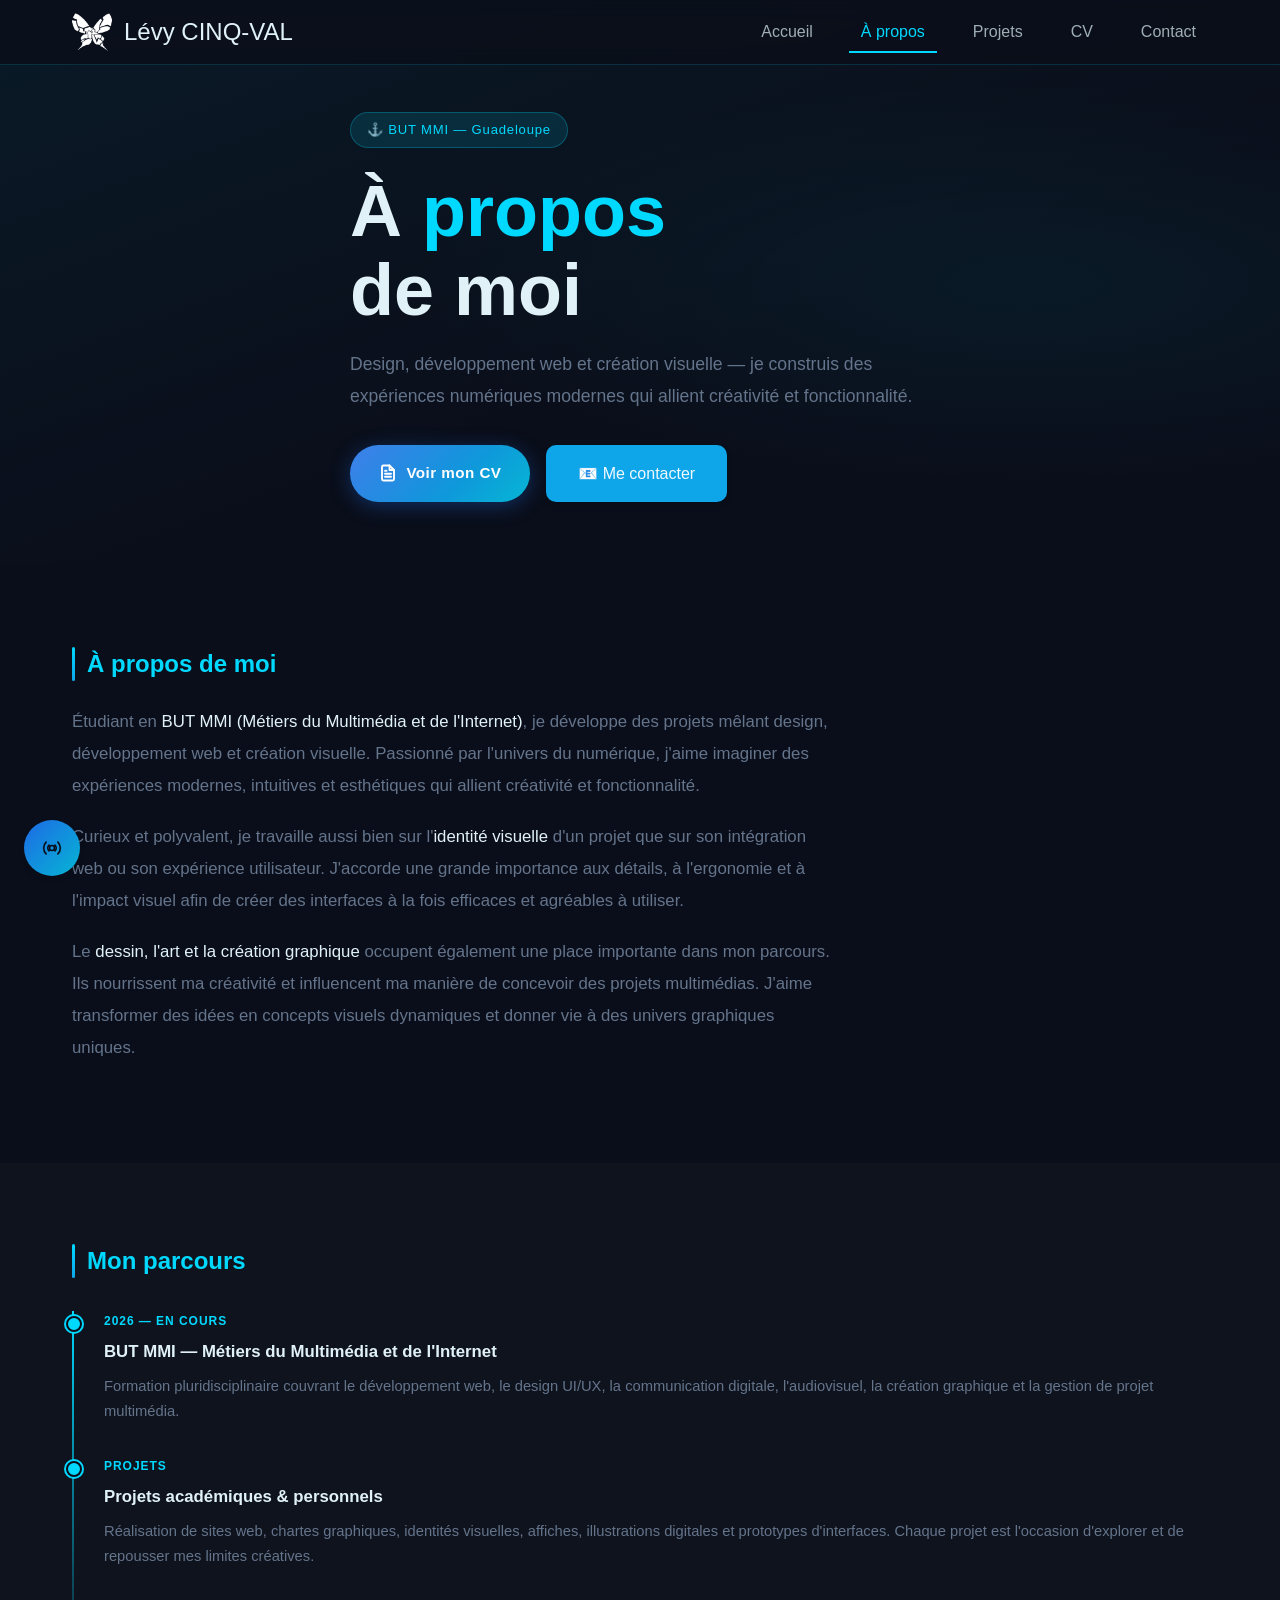
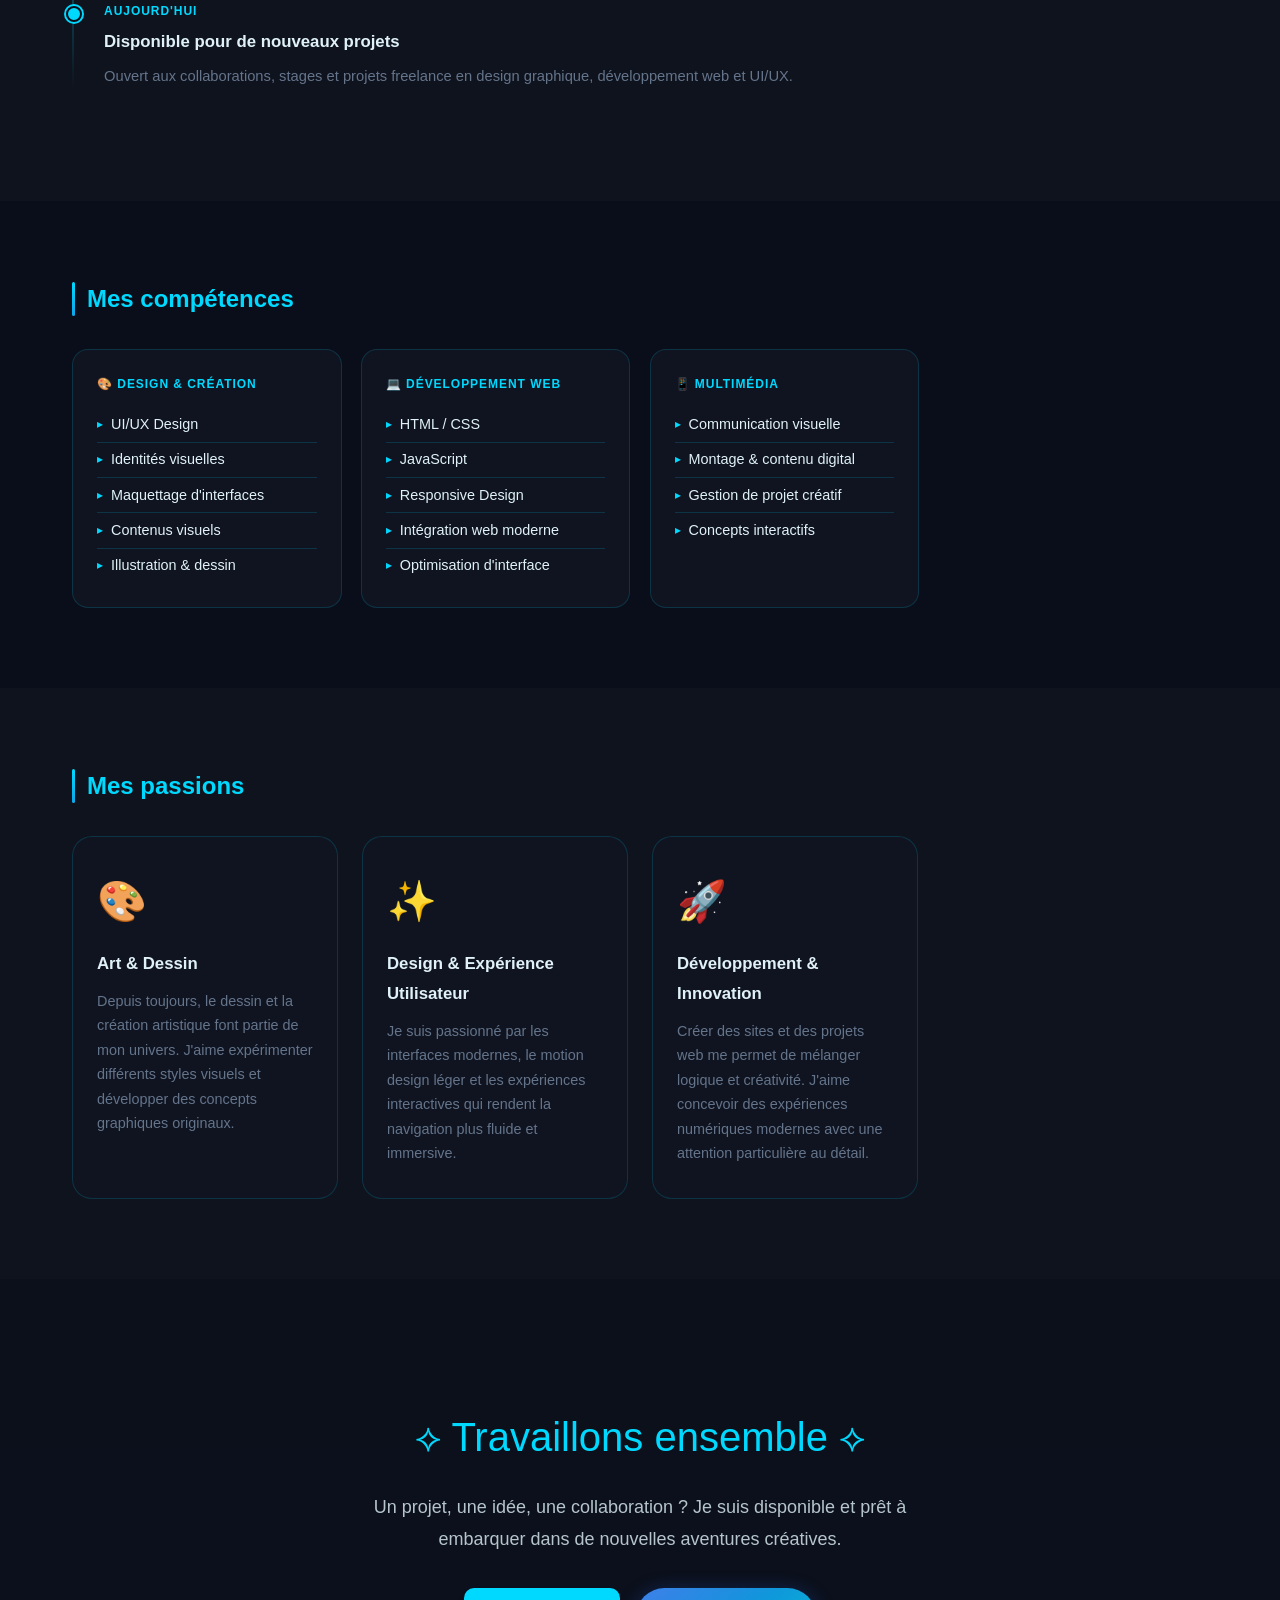
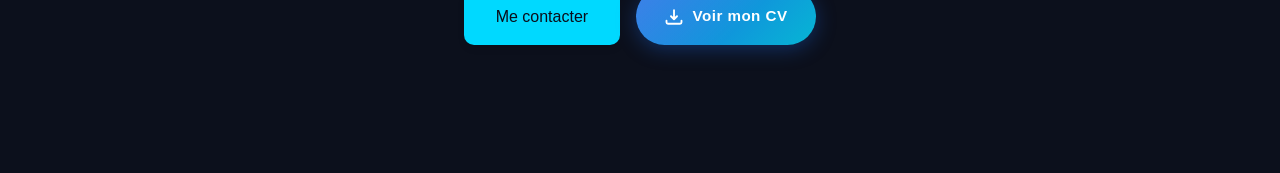
<file: about.html>
<!DOCTYPE html>
<html lang="fr">
<head>
  <meta charset="UTF-8">
  <meta name="viewport" content="width=device-width, initial-scale=1.0">
  <title>À propos — LEVY CINQ-VAL</title>
  <meta name="description" content="À propos de Lévy CINQ-VAL — Étudiant BUT MMI, design graphique, développement web, UI/UX.">
  <link rel="stylesheet" href="style.css">
</head>
<body>

  <!-- Header -->
  <header id="header" class="header slide-down">
    <div class="container">
      <div class="header-content">
        <a href="index.html" class="logo-link">
          <img src="images/Logo.png" alt="Logo" class="logo">
          <span class="logo-text">Lévy CINQ-VAL</span>
        </a>
        <button class="nav-toggle" aria-label="Menu" aria-expanded="false">
          <span></span><span></span><span></span>
        </button>
        <nav class="nav">
          <a href="index.html"   class="nav-link">Accueil</a>
          <a href="about.html"   class="nav-link active">À propos</a>
          <a href="project.html" class="nav-link">Projets</a>
          <a href="resume.html"  class="nav-link">CV</a>
          <a href="contact.html" class="nav-link">Contact</a>
        </nav>
      </div>
    </div>
  </header>

  <!-- Hero -->
  <section class="about-hero">
    <div class="container">
      <div class="about-hero-content">
        <div class="about-hero-label fade-in">⚓ BUT MMI — Guadeloupe</div>
        <h1 class="fade-in-delay-1">À <span>propos</span><br>de moi</h1>
        <p class="fade-in-delay-2">
          Design, développement web et création visuelle — je construis des expériences numériques
          modernes qui allient créativité et fonctionnalité.
        </p>
        <!-- CTA CV -->
        <div class="fade-in-delay-3" style="margin-top:2rem; display:flex; gap:1rem; flex-wrap:wrap;">
          <a href="resume.html" class="btn-cv-cta">
            <svg viewBox="0 0 24 24" fill="none" stroke="currentColor" stroke-width="2.5" stroke-linecap="round" stroke-linejoin="round">
              <path d="M14 2H6a2 2 0 00-2 2v16a2 2 0 002 2h12a2 2 0 002-2V8z"/>
              <polyline points="14 2 14 8 20 8"/>
              <line x1="16" y1="13" x2="8" y2="13"/>
              <line x1="16" y1="17" x2="8" y2="17"/>
              <polyline points="10 9 9 9 8 9"/>
            </svg>
            Voir mon CV
          </a>
          <a href="contact.html" class="btn btn-secondary" style="display:inline-flex;align-items:center;gap:0.5rem;">
            📧 Me contacter
          </a>
        </div>
      </div>
    </div>
  </section>

  <!-- À propos de moi -->
  <section class="about-section">
    <div class="container">
      <h2 class="about-section-title reveal">À propos de moi</h2>
      <div class="about-text-block reveal" style="margin-top:1.5rem;">
        <p>
          Étudiant en <span class="hl">BUT MMI (Métiers du Multimédia et de l'Internet)</span>, je développe
          des projets mêlant design, développement web et création visuelle. Passionné par l'univers du numérique,
          j'aime imaginer des expériences modernes, intuitives et esthétiques qui allient créativité et fonctionnalité.
        </p>
        <p>
          Curieux et polyvalent, je travaille aussi bien sur l'<span class="hl">identité visuelle</span> d'un projet
          que sur son intégration web ou son expérience utilisateur. J'accorde une grande importance aux détails,
          à l'ergonomie et à l'impact visuel afin de créer des interfaces à la fois efficaces et agréables à utiliser.
        </p>
        <p>
          Le <span class="hl">dessin, l'art et la création graphique</span> occupent également une place importante
          dans mon parcours. Ils nourrissent ma créativité et influencent ma manière de concevoir des projets multimédias.
          J'aime transformer des idées en concepts visuels dynamiques et donner vie à des univers graphiques uniques.
        </p>
      </div>
    </div>
  </section>

  <!-- Mon parcours -->
  <section class="about-section-alt">
    <div class="container">
      <h2 class="about-section-title reveal">Mon parcours</h2>
      <div class="timeline reveal">
        <div class="timeline-item">
          <p class="timeline-year">2026 — En cours</p>
          <p class="timeline-title">BUT MMI — Métiers du Multimédia et de l'Internet</p>
          <p class="timeline-desc">
            Formation pluridisciplinaire couvrant le développement web, le design UI/UX, la communication digitale,
            l'audiovisuel, la création graphique et la gestion de projet multimédia.
          </p>
        </div>
        <div class="timeline-item">
          <p class="timeline-year">Projets</p>
          <p class="timeline-title">Projets académiques & personnels</p>
          <p class="timeline-desc">
            Réalisation de sites web, chartes graphiques, identités visuelles, affiches, illustrations digitales
            et prototypes d'interfaces. Chaque projet est l'occasion d'explorer et de repousser mes limites créatives.
          </p>
        </div>
        <div class="timeline-item">
          <p class="timeline-year">Aujourd'hui</p>
          <p class="timeline-title">Disponible pour de nouveaux projets</p>
          <p class="timeline-desc">
            Ouvert aux collaborations, stages et projets freelance en design graphique, développement web et UI/UX.
          </p>
        </div>
      </div>
    </div>
  </section>

  <!-- Mes compétences -->
  <section class="about-section">
    <div class="container">
      <h2 class="about-section-title reveal">Mes compétences</h2>
      <div class="skills-about-grid">

        <div class="skill-about-card reveal">
          <p class="skill-about-cat">🎨 Design & Création</p>
          <ul class="skill-about-list">
            <li>UI/UX Design</li>
            <li>Identités visuelles</li>
            <li>Maquettage d'interfaces</li>
            <li>Contenus visuels</li>
            <li>Illustration & dessin</li>
          </ul>
        </div>

        <div class="skill-about-card reveal">
          <p class="skill-about-cat">💻 Développement Web</p>
          <ul class="skill-about-list">
            <li>HTML / CSS</li>
            <li>JavaScript</li>
            <li>Responsive Design</li>
            <li>Intégration web moderne</li>
            <li>Optimisation d'interface</li>
          </ul>
        </div>

        <div class="skill-about-card reveal">
          <p class="skill-about-cat">📱 Multimédia</p>
          <ul class="skill-about-list">
            <li>Communication visuelle</li>
            <li>Montage & contenu digital</li>
            <li>Gestion de projet créatif</li>
            <li>Concepts interactifs</li>
          </ul>
        </div>

      </div>
    </div>
  </section>

  <!-- Mes passions -->
  <section class="about-section-alt">
    <div class="container">
      <h2 class="about-section-title reveal">Mes passions</h2>
      <div class="passions-grid">

        <div class="passion-card reveal">
          <div class="passion-icon">🎨</div>
          <p class="passion-title">Art & Dessin</p>
          <p class="passion-text">
            Depuis toujours, le dessin et la création artistique font partie de mon univers.
            J'aime expérimenter différents styles visuels et développer des concepts graphiques originaux.
          </p>
        </div>

        <div class="passion-card reveal">
          <div class="passion-icon">✨</div>
          <p class="passion-title">Design & Expérience Utilisateur</p>
          <p class="passion-text">
            Je suis passionné par les interfaces modernes, le motion design léger et les expériences
            interactives qui rendent la navigation plus fluide et immersive.
          </p>
        </div>

        <div class="passion-card reveal">
          <div class="passion-icon">🚀</div>
          <p class="passion-title">Développement & Innovation</p>
          <p class="passion-text">
            Créer des sites et des projets web me permet de mélanger logique et créativité.
            J'aime concevoir des expériences numériques modernes avec une attention particulière au détail.
          </p>
        </div>

      </div>
    </div>
  </section>

  <!-- CTA final -->
  <section class="section section-alt">
    <div class="container">
      <div class="cta-content scale-in" style="text-align:center;max-width:600px;margin:0 auto;padding:3rem 1rem;">
        <h2 class="cta-title">⟡ Travaillons ensemble ⟡</h2>
        <p class="cta-text" style="margin-bottom:2rem;">
          Un projet, une idée, une collaboration ? Je suis disponible et prêt à embarquer dans de nouvelles aventures créatives.
        </p>
        <div style="display:flex;gap:1rem;justify-content:center;flex-wrap:wrap;">
          <a href="contact.html" class="btn btn-primary">Me contacter</a>
          <a href="resume.html"  class="btn-cv-cta">
            <svg viewBox="0 0 24 24" fill="none" stroke="currentColor" stroke-width="2.5" stroke-linecap="round" stroke-linejoin="round">
              <path d="M12 15V3M12 15l-4-4M12 15l4-4"/><path d="M2 17v2a2 2 0 002 2h16a2 2 0 002-2v-2"/>
            </svg>
            Voir mon CV
          </a>
        </div>
      </div>
    </div>
  </section>

  <!-- Widget Accessibilité -->
  <div id="accessibility-widget" class="accessibility-widget">
    <button id="accessibility-toggle" class="accessibility-toggle" aria-label="Accessibilité" title="Options d'accessibilité">
      <svg viewBox="0 0 24 24" fill="none" stroke="currentColor" stroke-width="2" stroke-linecap="round" stroke-linejoin="round">
        <circle cx="12" cy="12" r="3"/><path d="M19.07 4.93a10 10 0 010 14.14M4.93 4.93a10 10 0 000 14.14"/>
        <path d="M15.54 8.46a5 5 0 010 7.07M8.46 8.46a5 5 0 000 7.07"/>
      </svg>
    </button>
    <div id="accessibility-panel" class="accessibility-panel hidden">
      <h3 class="panel-title">Accessibilité</h3>
      <button class="accessibility-option" onclick="toggleTheme()">
        <span>🌓 Thème</span><span id="theme-label">Sombre</span>
      </button>
      <button class="accessibility-option" onclick="cycleFontSize()">
        <span>🔤 Taille du texte</span><span id="font-size-label">Normal</span>
      </button>
      <button class="accessibility-option" onclick="toggleContrast()">
        <span>⚡ Contraste élevé</span><span id="contrast-label">Désactivé</span>
      </button>
      <button class="accessibility-option" onclick="toggleLanguage()">
        <span>🌍 Langue</span><span id="language-label">Français</span>
      </button>
    </div>
  </div>

  <!-- Bouton scroll to top -->
  <button id="scroll-top-btn" aria-label="Retour en haut">↑</button>

  <script src="script.js"></script>
</body>
</html>
</file>
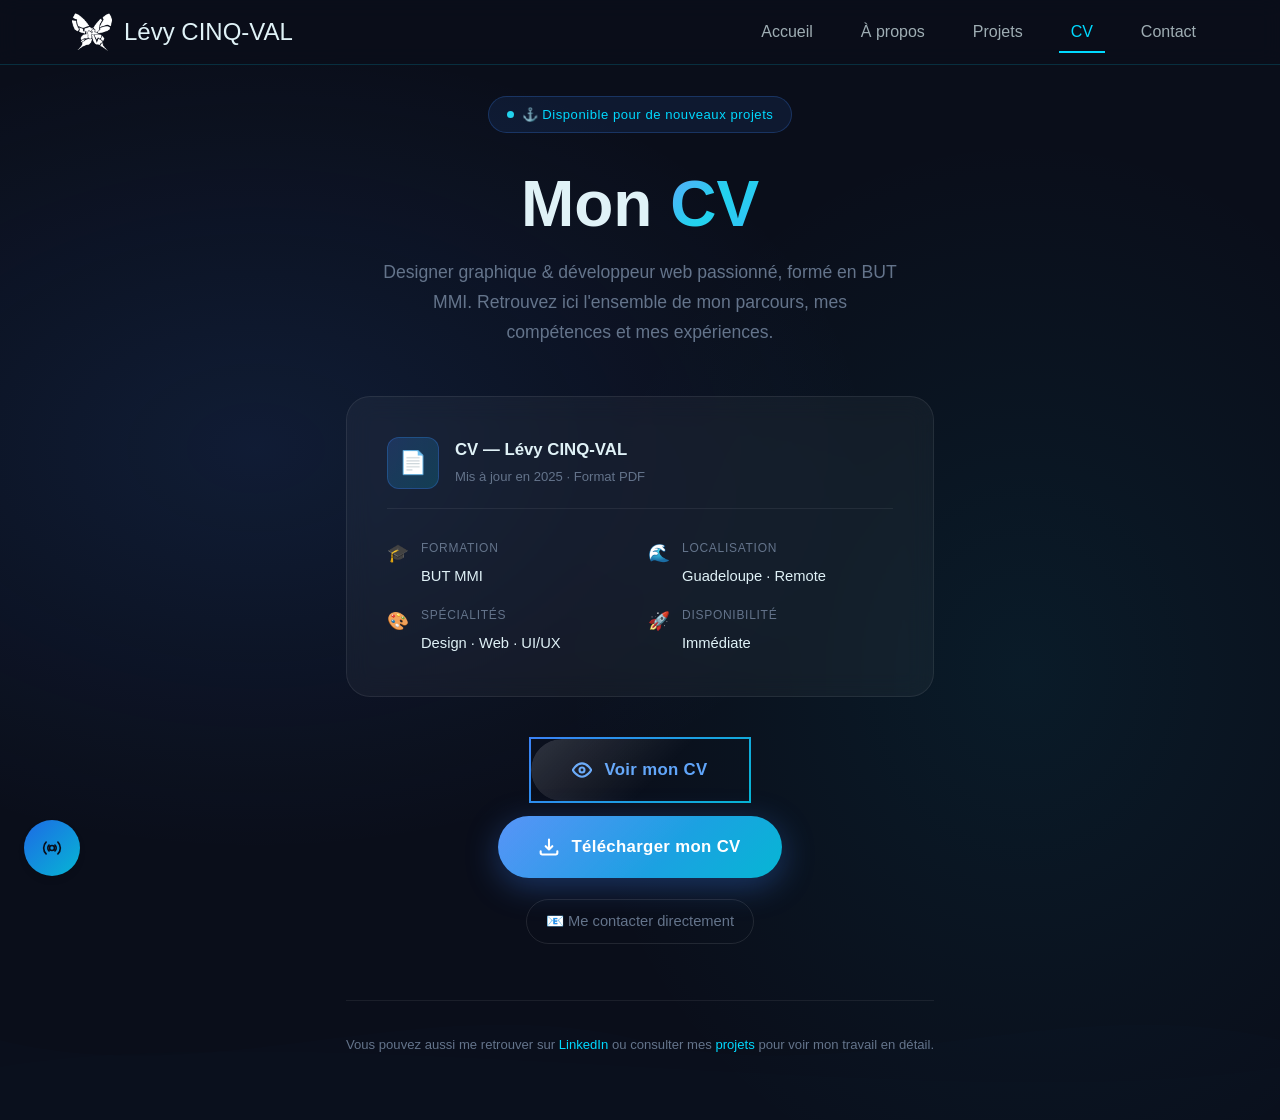
<file: resume.html>
<!DOCTYPE html>
<html lang="fr">
<head>
  <meta charset="UTF-8">
  <meta name="viewport" content="width=device-width, initial-scale=1.0">
  <title>CV — Lévy CINQ-VAL</title>
  <meta name="description" content="Téléchargez le CV de Lévy CINQ-VAL — Design graphique, Développement web, BUT MMI.">
  <link rel="stylesheet" href="style.css">
  <style>
    /* ── Page CV ── */
    .resume-hero {
      min-height: 100vh;
      display: flex;
      align-items: center;
      justify-content: center;
      position: relative;
      overflow: hidden;
      padding: 6rem 1.5rem 4rem;
    }

    /* Fond animé cohérent avec le reste du portfolio */
    .resume-hero::before {
      content: '';
      position: absolute;
      inset: 0;
      background:
        radial-gradient(ellipse 80% 60% at 20% 40%, rgba(59,130,246,0.12) 0%, transparent 60%),
        radial-gradient(ellipse 60% 80% at 80% 60%, rgba(6,182,212,0.08) 0%, transparent 60%);
      pointer-events: none;
    }

    /* Vagues décoratives en arrière-plan */
    .resume-waves {
      position: absolute;
      bottom: 0;
      left: 0;
      right: 0;
      opacity: 0.15;
      pointer-events: none;
    }

    .resume-container {
      position: relative;
      z-index: 1;
      max-width: 780px;
      margin: 0 auto;
      text-align: center;
    }

    /* Badge disponibilité */
    .resume-badge {
      display: inline-flex;
      align-items: center;
      gap: 0.5rem;
      background: rgba(59, 130, 246, 0.1);
      border: 1px solid rgba(59, 130, 246, 0.25);
      border-radius: 2rem;
      padding: 0.45rem 1.1rem;
      font-size: 0.82rem;
      color: var(--primary, #60a5fa);
      letter-spacing: 0.04em;
      margin-bottom: 2.2rem;
      animation: fadeInDown 0.6s ease both;
    }

    .resume-badge .dot {
      width: 7px;
      height: 7px;
      border-radius: 50%;
      background: #22d3ee;
      animation: pulse-dot 2s ease-in-out infinite;
    }

    @keyframes pulse-dot {
      0%, 100% { opacity: 1; transform: scale(1); }
      50%       { opacity: 0.5; transform: scale(1.3); }
    }

    /* Titre principal */
    .resume-title {
      font-size: clamp(2.4rem, 6vw, 4rem);
      font-weight: 800;
      line-height: 1.1;
      margin-bottom: 1.2rem;
      animation: fadeInUp 0.7s 0.1s ease both;
    }

    .resume-title span {
      background: linear-gradient(135deg, #60a5fa 0%, #22d3ee 50%, #38bdf8 100%);
      -webkit-background-clip: text;
      -webkit-text-fill-color: transparent;
      background-clip: text;
    }

    .resume-subtitle {
      font-size: 1.1rem;
      color: var(--muted-foreground, #94a3b8);
      max-width: 520px;
      margin: 0 auto 3rem;
      line-height: 1.7;
      animation: fadeInUp 0.7s 0.2s ease both;
    }

    /* Carte info CV */
    .resume-card {
      background: rgba(255, 255, 255, 0.04);
      border: 1px solid rgba(255, 255, 255, 0.08);
      border-radius: 1.5rem;
      padding: 2.5rem;
      margin-bottom: 2.5rem;
      backdrop-filter: blur(12px);
      animation: fadeInUp 0.7s 0.3s ease both;
      text-align: left;
    }

    .resume-card-header {
      display: flex;
      align-items: center;
      gap: 1rem;
      margin-bottom: 1.8rem;
      padding-bottom: 1.2rem;
      border-bottom: 1px solid rgba(255, 255, 255, 0.07);
    }

    .resume-card-icon {
      width: 52px;
      height: 52px;
      border-radius: 12px;
      background: linear-gradient(135deg, rgba(59,130,246,0.2), rgba(6,182,212,0.2));
      border: 1px solid rgba(59,130,246,0.3);
      display: flex;
      align-items: center;
      justify-content: center;
      font-size: 1.4rem;
      flex-shrink: 0;
    }

    .resume-card-meta h3 {
      font-size: 1.05rem;
      font-weight: 600;
      margin-bottom: 0.2rem;
    }

    .resume-card-meta p {
      font-size: 0.82rem;
      color: var(--muted-foreground, #94a3b8);
    }

    /* Liste des compétences / infos */
    .resume-info-grid {
      display: grid;
      grid-template-columns: 1fr 1fr;
      gap: 1rem;
    }

    @media (max-width: 520px) {
      .resume-info-grid { grid-template-columns: 1fr; }
    }

    .resume-info-item {
      display: flex;
      align-items: flex-start;
      gap: 0.75rem;
    }

    .resume-info-item .info-emoji {
      font-size: 1.1rem;
      margin-top: 0.1rem;
      flex-shrink: 0;
    }

    .resume-info-item .info-label {
      font-size: 0.75rem;
      color: var(--muted-foreground, #94a3b8);
      text-transform: uppercase;
      letter-spacing: 0.06em;
      margin-bottom: 0.2rem;
    }

    .resume-info-item .info-value {
      font-size: 0.92rem;
      font-weight: 500;
    }

    /* Bouton téléchargement principal */
    .btn-download {
      display: inline-flex;
      align-items: center;
      justify-content: center;
      gap: 0.75rem;
      background: linear-gradient(135deg, #3b82f6 0%, #06b6d4 100%);
      color: #fff;
      font-weight: 700;
      font-size: 1.05rem;
      padding: 1.1rem 2.6rem;
      border-radius: 3rem;
      text-decoration: none;
      letter-spacing: 0.02em;
      box-shadow: 0 8px 32px rgba(59,130,246,0.35), 0 2px 8px rgba(0,0,0,0.2);
      transition: transform 0.2s ease, box-shadow 0.2s ease, filter 0.2s ease;
      animation: fadeInUp 0.7s 0.4s ease both;
      position: relative;
      overflow: hidden;
    }

    .btn-download::before {
      content: '';
      position: absolute;
      inset: 0;
      background: linear-gradient(135deg, rgba(255,255,255,0.15) 0%, transparent 60%);
      border-radius: inherit;
    }

    .btn-download:hover {
      transform: translateY(-3px) scale(1.03);
      box-shadow: 0 16px 48px rgba(59,130,246,0.45), 0 4px 12px rgba(0,0,0,0.25);
      filter: brightness(1.1);
    }

    .btn-download:active {
      transform: translateY(0) scale(0.98);
    }

    .btn-download svg {
      width: 20px;
      height: 20px;
      flex-shrink: 0;
    }

    /* Bouton secondaire - contact */
    .btn-contact-alt {
      display: inline-flex;
      align-items: center;
      gap: 0.6rem;
      color: var(--muted-foreground, #94a3b8);
      font-size: 0.92rem;
      text-decoration: none;
      padding: 0.6rem 1.2rem;
      border-radius: 2rem;
      border: 1px solid rgba(255,255,255,0.1);
      transition: color 0.2s, border-color 0.2s, background 0.2s;
      animation: fadeInUp 0.7s 0.5s ease both;
      margin-top: 0.5rem;
    }

    .btn-contact-alt:hover {
      color: #fff;
      border-color: rgba(255,255,255,0.25);
      background: rgba(255,255,255,0.05);
    }

    /* Zone CTA boutons */
    .resume-cta-buttons {
      display: flex;
      flex-direction: column;
      align-items: center;
      gap: 0.8rem;
    }

    /* Note sous le bouton */
    .resume-note {
      margin-top: 3.5rem;
      padding-top: 2rem;
      border-top: 1px solid rgba(255,255,255,0.07);
      font-size: 0.82rem;
      color: var(--muted-foreground, #94a3b8);
      animation: fadeInUp 0.7s 0.6s ease both;
    }

    .resume-note a {
      color: var(--primary, #60a5fa);
      text-decoration: none;
    }

    .resume-note a:hover { text-decoration: underline; }

    /* Animations */
    @keyframes fadeInDown {
      from { opacity: 0; transform: translateY(-16px); }
      to   { opacity: 1; transform: translateY(0); }
    }

    @keyframes fadeInUp {
      from { opacity: 0; transform: translateY(20px); }
      to   { opacity: 1; transform: translateY(0); }
    }
  </style>
</head>
<body>

  <!-- Header -->
  <header id="header" class="header slide-down">
    <div class="container">
      <div class="header-content">
        <a href="index.html" class="logo-link">
          <img src="images/Logo.png" alt="Logo" class="logo">
          <span class="logo-text">Lévy CINQ-VAL</span>
        </a>
        <button class="nav-toggle" aria-label="Menu">
          <span></span><span></span><span></span>
        </button>
        <nav class="nav">
          <a href="index.html" class="nav-link">Accueil</a>
          <a href="about.html" class="nav-link">À propos</a>
          <a href="project.html" class="nav-link">Projets</a>
          <a href="resume.html" class="nav-link active">CV</a>
          <a href="contact.html" class="nav-link">Contact</a>
        </nav>
      </div>
    </div>
  </header>

  <!-- Hero CV -->
  <section class="resume-hero">

    <!-- Vagues décoratives -->
    <svg class="resume-waves" viewBox="0 0 1440 180" xmlns="http://www.w3.org/2000/svg" preserveAspectRatio="none">
      <path d="M0,90 C240,150 480,30 720,90 C960,150 1200,30 1440,90 L1440,180 L0,180 Z" fill="rgba(59,130,246,0.06)"/>
      <path d="M0,120 C360,60 1080,180 1440,120 L1440,180 L0,180 Z" fill="rgba(6,182,212,0.04)"/>
    </svg>

    <div class="resume-container">

      <!-- Badge -->
      <div class="resume-badge">
        <span class="dot"></span>
        ⚓ Disponible pour de nouveaux projets
      </div>

      <!-- Titre -->
      <h1 class="resume-title">
        Mon <span>CV</span>
      </h1>
      <p class="resume-subtitle">
        Designer graphique &amp; développeur web passionné, formé en BUT MMI.
        Retrouvez ici l'ensemble de mon parcours, mes compétences et mes expériences.
      </p>

      <!-- Carte récapitulative -->
      <div class="resume-card">
        <div class="resume-card-header">
          <div class="resume-card-icon">📄</div>
          <div class="resume-card-meta">
            <h3>CV — Lévy CINQ-VAL</h3>
            <p>Mis à jour en 2025 · Format PDF</p>
          </div>
        </div>

        <div class="resume-info-grid">
          <div class="resume-info-item">
            <span class="info-emoji">🎓</span>
            <div>
              <p class="info-label">Formation</p>
              <p class="info-value">BUT MMI</p>
            </div>
          </div>
          <div class="resume-info-item">
            <span class="info-emoji">🌊</span>
            <div>
              <p class="info-label">Localisation</p>
              <p class="info-value">Guadeloupe · Remote</p>
            </div>
          </div>
          <div class="resume-info-item">
            <span class="info-emoji">🎨</span>
            <div>
              <p class="info-label">Spécialités</p>
              <p class="info-value">Design · Web · UI/UX</p>
            </div>
          </div>
          <div class="resume-info-item">
            <span class="info-emoji">🚀</span>
            <div>
              <p class="info-label">Disponibilité</p>
              <p class="info-value">Immédiate</p>
            </div>
          </div>
        </div>
      </div>

      <!-- Boutons CTA -->
      <div class="resume-cta-buttons">
        <!-- Bouton visualiser -->
        <a href="CV_Levy_CINQ-VAL.pdf" target="_blank" rel="noopener" class="btn-download" style="background:transparent;border:2px solid;border-image:linear-gradient(135deg,#3b82f6,#06b6d4) 1;color:#60a5fa;box-shadow:none;">
          <svg viewBox="0 0 24 24" fill="none" stroke="currentColor" stroke-width="2.5" stroke-linecap="round" stroke-linejoin="round">
            <path d="M1 12s4-8 11-8 11 8 11 8-4 8-11 8-11-8-11-8z"/>
            <circle cx="12" cy="12" r="3"/>
          </svg>
          Voir mon CV
        </a>
        <!-- Bouton télécharger -->
        <a href="CV_Levy_CINQ-VAL.pdf" download class="btn-download">
          <svg viewBox="0 0 24 24" fill="none" stroke="currentColor" stroke-width="2.5" stroke-linecap="round" stroke-linejoin="round">
            <path d="M12 15V3M12 15l-4-4M12 15l4-4"/>
            <path d="M2 17v2a2 2 0 002 2h16a2 2 0 002-2v-2"/>
          </svg>
          Télécharger mon CV
        </a>

        <a href="contact.html" class="btn-contact-alt">
          📧 Me contacter directement
        </a>
      </div>

      <!-- Note de bas de page -->
      <p class="resume-note">
        Vous pouvez aussi me retrouver sur
        <a href="https://www.linkedin.com" target="_blank">LinkedIn</a>
        ou consulter mes
        <a href="project.html">projets</a> pour voir mon travail en détail.
      </p>

    </div>
  </section>

  <!-- Widget d'Accessibilité -->
  <div id="accessibility-widget" class="accessibility-widget">
    <button id="accessibility-toggle" class="accessibility-toggle" aria-label="Accessibilité" title="Options d'accessibilité">
      <svg viewBox="0 0 24 24" fill="none" stroke="currentColor" stroke-width="2" stroke-linecap="round" stroke-linejoin="round">
        <circle cx="12" cy="12" r="3"/><path d="M19.07 4.93a10 10 0 010 14.14M4.93 4.93a10 10 0 000 14.14"/>
        <path d="M15.54 8.46a5 5 0 010 7.07M8.46 8.46a5 5 0 000 7.07"/>
      </svg>
    </button>
    <div id="accessibility-panel" class="accessibility-panel hidden">
      <h3 class="panel-title">Accessibilité</h3>
      <button class="accessibility-option" onclick="toggleTheme()">
        <span>🌓 Thème</span><span id="theme-label">Sombre</span>
      </button>
      <button class="accessibility-option" onclick="cycleFontSize()">
        <span>🔤 Taille du texte</span><span id="font-size-label">Normal</span>
      </button>
      <button class="accessibility-option" onclick="toggleContrast()">
        <span>⚡ Contraste élevé</span><span id="contrast-label">Désactivé</span>
      </button>
      <button class="accessibility-option" onclick="toggleLanguage()">
        <span>🌍 Langue</span><span id="language-label">Français</span>
      </button>
    </div>
  </div>

  <button id="scroll-top-btn" aria-label="Retour en haut">↑</button>
  <script src="script.js"></script>
</body>
</html>
</file>
<file: style.css>
/* Variables CSS - Thème "Mer énervée" */
:root {
    /* Couleurs Sombres (par défaut) */
    --background: #0a0e1a;
    --foreground: #e0f2f7;
    --card: #0f1420;
    --card-foreground: #e0f2f7;
    --primary: #00d9ff;
    --primary-foreground: #0a0e1a;
    --secondary: #1a2332;
    --secondary-foreground: #7dd3fc;
    --muted: #1e2940;
    --muted-foreground: #64748b;
    --accent: #0ea5e9;
    --accent-foreground: #f0f9ff;
    --border: rgba(6, 182, 212, 0.2);
    --input-background: #1a2332;

    /* Header */
    .header {
        position: fixed;
        top: 0;
        left: 0;
        right: 0;
        z-index: 1000;
        background-color: rgba(10, 14, 26, 0.8);
        backdrop-filter: blur(10px);
        border-bottom: 1px solid var(--border);
    }

    .header-content {
        display: flex;
        align-items: center;
        justify-content: space-between;
        height: 4rem;
    }

    .logo-link {
        display: flex;
        align-items: center;
        gap: 0.75rem;
        text-decoration: none;
    }

    .logo {
        height: 2.5rem;
        width: 2.5rem;
        object-fit: contain;
        transition: transform 0.6s ease;
    }

    .logo:hover {
        transform: rotate(360deg);
    }

    .logo-text {
        font-size: 1.5rem;
        color: var(--foreground);
        font-weight: 500;
    }

    .nav {
        display: flex;
        gap: 1.5rem;
    }

    .nav-link {
        position: relative;
        padding: 0.5rem 0.75rem;
        color: rgba(224, 242, 247, 0.7);
        font-size: 1rem;
        transition: color var(--transition-fast);
    }

    .nav-link:hover,
    .nav-link.active {
        color: var(--primary);
    }

    .nav-link.active::after {
        content: "";
        position: absolute;
        bottom: 0;
        left: 0;
        right: 0;
        height: 2px;
        background-color: var(--primary);
    }

    /* Hero */
    .hero {
        position: relative;
        min-height: 100vh;
        display: flex;
        align-items: center;
        justify-content: center;
        overflow: hidden;
    }

    .hero-background {
        position: absolute;
        inset: 0;
        background-image: url("images/mer_dechainee.jpg");
        background-size: cover;
        background-position: center 40%;
        background-repeat: no-repeat;
        background-attachment: local;
        opacity: 0;
        transform: scale(1.05);
        will-change: transform, opacity;
        transition: opacity 1.4s cubic-bezier(0.22, 1, 0.36, 1), transform 1.4s cubic-bezier(0.22, 1, 0.36, 1);
        filter: saturate(1.1) brightness(0.75);
    }

    .hero-background.loaded {
        opacity: 0.55;
        transform: scale(1);
    }

    /* Thème clair : image plus lumineuse */
    body.light-theme .hero-background {
        filter: saturate(0.9) brightness(0.85);
        opacity: 0.4;
    }

    body.light-theme .hero-background.loaded {
        opacity: 0.5;
    }

    .hero-overlay {
        position: absolute;
        inset: 0;
        background: linear-gradient(
            to bottom,
            rgba(10, 14, 26, 0.45) 0%,
            rgba(10, 14, 26, 0.35) 40%,
            rgba(10, 14, 26, 0.75) 80%,
            rgba(10, 14, 26, 1) 100%
        );
        pointer-events: none;
    }

    /* Overlay thème clair */
    body.light-theme .hero-overlay {
        background: linear-gradient(
            to bottom,
            rgba(245, 247, 250, 0.25) 0%,
            rgba(245, 247, 250, 0.15) 40%,
            rgba(245, 247, 250, 0.6) 80%,
            rgba(245, 247, 250, 1) 100%
        );
    }

    /* Grain subtil sur le hero pour le rendu filmique */
    .hero::after {
        content: '';
        position: absolute;
        inset: 0;
        background-image: url("data:image/svg+xml,%3Csvg viewBox='0 0 256 256' xmlns='http://www.w3.org/2000/svg'%3E%3Cfilter id='noise'%3E%3CfeTurbulence type='fractalNoise' baseFrequency='0.9' numOctaves='4' stitchTiles='stitch'/%3E%3C/filter%3E%3Crect width='100%25' height='100%25' filter='url(%23noise)' opacity='0.04'/%3E%3C/svg%3E");
        opacity: 0.06;
        pointer-events: none;
        z-index: 2;
    }

    .hero-content {
        position: relative;
        z-index: 10;
        text-align: center;
        padding: 2rem 1rem;
    }

    .badge {
        display: inline-block;
        padding: 0.5rem 1.5rem;
        background-color: rgba(0, 217, 255, 0.2);
        border: 1px solid rgba(0, 217, 255, 0.4);
        border-radius: 2rem;
        margin-bottom: 2rem;
    }

    .badge-text {
        color: var(--primary);
        font-size: 0.875rem;
    }

    .hero-title {
        font-size: 2.5rem;
        margin-bottom: 1.5rem;
        color: var(--foreground);
    }

    .hero-name {
        font-size: 3.5rem;
        margin-bottom: 2rem;
        color: var(--primary);
    }

    .hero-subtitle {
        font-size: 1.25rem;
        color: rgba(224, 242, 247, 0.8);
        margin-bottom: 3rem;
    }

    .hero-buttons {
        display: flex;
        gap: 1rem;
        justify-content: center;
        flex-wrap: wrap;
    }

    /* Responsive Hero */
    @media (min-width: 640px) {
        .hero-title {
            font-size: 3rem;
        }
        .hero-name {
            font-size: 4rem;
        }
    }

    @media (min-width: 1024px) {
        .hero-title {
            font-size: 4.5rem;
        }
        .hero-name {
            font-size: 5rem;
        }
        .hero-subtitle {
            font-size: 1.5rem;
        }
    }

    /* Sections */
    .section {
        padding: 5rem 1rem;
    }

    .section-alt {
        background-color: rgba(15, 20, 32, 0.3);
    }

    .section-header {
        text-align: center;
        margin-bottom: 3rem;
    }

    .section-title {
        font-size: 2.5rem;
        margin-bottom: 1rem;
        color: var(--primary);
    }

    .section-subtitle {
        font-size: 1.125rem;
        color: var(--muted-foreground);
    }

    /* About Grid */
    .about-grid {
        display: grid;
        grid-template-columns: 1fr;
        gap: 3rem;
        align-items: center;
    }

    @media (min-width: 1024px) {
        .about-grid {
            grid-template-columns: 1fr 1fr;
        }
    }

    .about-image-wrapper {
        display: flex;
        justify-content: center;
        position: relative;
    }

    .about-image-glow {
        position: absolute;
        inset: 0;
        background-color: rgba(0, 217, 255, 0.2);
        border-radius: 50%;
        filter: blur(4rem);
    }

    .about-image {
        position: relative;
        width: 16rem;
        height: 16rem;
        border-radius: 50%;
        object-fit: cover;
        border: 4px solid rgba(0, 217, 255, 0.3);
        box-shadow: 0 25px 50px rgba(0, 0, 0, 0.5);
    }

    @media (min-width: 640px) {
        .about-image {
            width: 20rem;
            height: 20rem;
        }
    }

    .about-content {
        display: flex;
        flex-direction: column;
        gap: 1.5rem;
    }

    .about-text {
        font-size: 1.125rem;
        color: rgba(224, 242, 247, 0.8);
        line-height: 1.8;
    }

    .highlight {
        color: var(--primary);
        font-weight: 500;
    }

    .badges {
        display: flex;
        gap: 1rem;
        flex-wrap: wrap;
    }

    .badge-item {
        padding: 0.5rem 1rem;
        background-color: rgba(0, 217, 255, 0.1);
        border: 1px solid rgba(0, 217, 255, 0.3);
        border-radius: var(--radius);
        color: var(--primary);
    }

    /* Skills Grid */
    .skills-grid {
        display: grid;
        grid-template-columns: 1fr;
        gap: 2rem;
    }

    @media (min-width: 768px) {
        .skills-grid {
            grid-template-columns: repeat(3, 1fr);
        }
    }

    .skill-card {
        background-color: var(--card);
        border: 1px solid var(--border);
        border-radius: var(--radius);
        padding: 2rem;
        box-shadow: 0 4px 6px rgba(0, 0, 0, 0.1);
    }

    .skill-icon {
        font-size: 2rem;
        margin-bottom: 1rem;
        display: inline-block;
        padding: 0.75rem;
        background-color: rgba(0, 217, 255, 0.1);
        border-radius: var(--radius);
    }

    .skill-title {
        font-size: 1.25rem;
        margin-bottom: 0.75rem;
        color: var(--foreground);
    }

    .skill-description {
        color: var(--muted-foreground);
    }

    /* CTA Section */
    .cta-content {
        text-align: center;
        max-width: 48rem;
        margin: 0 auto;
    }

    .cta-title {
        font-size: 2.5rem;
        margin-bottom: 1.5rem;
        color: var(--primary);
    }

    .cta-text {
        font-size: 1.125rem;
        color: rgba(224, 242, 247, 0.8);
        margin-bottom: 3rem;
        line-height: 1.8;
    }

    .btn-large {
        font-size: 1.125rem;
        padding: 1rem 2rem;
        margin-bottom: 3rem;
    }

    .social-links {
        margin-top: 3rem;
    }

    .social-title {
        color: rgba(224, 242, 247, 0.7);
        margin-bottom: 1.5rem;
        font-size: 1.125rem;
    }

    .social-buttons {
        display: flex;
        gap: 1rem;
        justify-content: center;
        flex-wrap: wrap;
    }

    .social-btn {
        display: flex;
        align-items: center;
        gap: 0.5rem;
        padding: 0.75rem 1.5rem;
        background-color: var(--card);
        border: 2px solid var(--primary);
        color: var(--primary);
        border-radius: var(--radius);
        box-shadow: 0 4px 6px rgba(0, 0, 0, 0.1);
        transition: all var(--transition-normal);
    }

    .social-btn:hover {
        transform: translateY(-5px) scale(1.1);
        box-shadow: 0 10px 20px rgba(0, 217, 255, 0.3);
    }

    /* Boutons Variantes */
    .btn-primary {
        background-color: var(--primary);
        color: var(--primary-foreground);
    }

    .btn-secondary {
        background-color: var(--accent);
        color: var(--accent-foreground);
    }

    /* Widget d'Accessibilité */
    .accessibility-widget {
        position: fixed;
        bottom: 1.5rem;
        right: 1.5rem;
        z-index: 1000;
    }

    .accessibility-toggle {
        width: 3.5rem;
        height: 3.5rem;
        border-radius: 50%;
        background-color: var(--primary);
        color: var(--primary-foreground);
        border: none;
        font-size: 1.5rem;
        cursor: pointer;
        box-shadow: 0 4px 6px rgba(0, 0, 0, 0.1);
        transition: all var(--transition-normal);
    }

    .accessibility-toggle:hover {
        transform: scale(1.1);
        box-shadow: 0 6px 12px rgba(0, 217, 255, 0.5);
    }

    .accessibility-panel {
        position: absolute;
        bottom: 4rem;
        right: 0;
        min-width: 280px;
        background-color: var(--card);
        border: 1px solid var(--border);
        border-radius: var(--radius);
        box-shadow: 0 10px 30px rgba(0, 0, 0, 0.3);
        padding: 1rem;
        opacity: 1;
        transform: scale(1);
        transition: all var(--transition-normal);
    }

    .accessibility-panel.hidden {
        opacity: 0;
        transform: scale(0.8) translateY(20px);
        pointer-events: none;
    }

    .panel-title {
        font-size: 1.125rem;
        margin-bottom: 1rem;
        color: var(--foreground);
    }

    .accessibility-option {
        width: 100%;
        display: flex;
        align-items: center;
        justify-content: space-between;
        padding: 0.75rem 1rem;
        background-color: rgba(15, 20, 32, 0.5);
        color: var(--foreground);
        border: none;
        border-radius: var(--radius);
        margin-bottom: 0.75rem;
        cursor: pointer;
        transition: background-color var(--transition-fast);
    }

    .accessibility-option:hover {
        background-color: rgba(0, 217, 255, 0.1);
    }

    .accessibility-option span:last-child {
        font-size: 0.875rem;
        color: var(--muted-foreground);
    }

    /* Utilitaires */
    .hidden {
        display: none;
    }
   /* ── Page Contact ── */

    .contact-hero {
      padding: 10rem 1rem 5rem;
      text-align: center;
      position: relative;
      overflow: hidden;
    }

    .contact-hero::before {
      content: '';
      position: absolute;
      inset: 0;
      background: radial-gradient(ellipse at 50% 0%, rgba(0,217,255,.15) 0%, transparent 65%);
      pointer-events: none;
    }

    .contact-hero-label {
      display: inline-block;
      padding: 0.4rem 1.25rem;
      background-color: rgba(0,217,255,.15);
      border: 1px solid rgba(0,217,255,.35);
      border-radius: 2rem;
      color: var(--primary);
      font-size: .8rem;
      letter-spacing: .12em;
      text-transform: uppercase;
      margin-bottom: 2rem;
    }

    .contact-hero h1 {
      font-size: clamp(2.5rem, 7vw, 5rem);
      font-weight: 600;
      color: var(--foreground);
      margin-bottom: 1rem;
      line-height: 1.15;
    }

    .contact-hero h1 span {
      color: var(--primary);
    }

    .contact-hero p {
      font-size: 1.125rem;
      color: var(--muted-foreground);
      max-width: 36rem;
      margin: 0 auto;
      line-height: 1.8;
    }

    /* ── Grid layout ── */
    .contact-section {
      padding: 5rem 1rem 7rem;
    }

    .contact-grid {
      display: grid;
      grid-template-columns: 1fr;
      gap: 3rem;
      max-width: 1100px;
      margin: 0 auto;
    }

    @media (min-width: 1024px) {
      .contact-grid {
        grid-template-columns: 1fr 1.5fr;
      }
    }

    /* ── Info column ── */
    .contact-info {
      display: flex;
      flex-direction: column;
      gap: 2rem;
    }

    .info-card {
      background-color: var(--card);
      border: 1px solid var(--border);
      border-radius: var(--radius);
      padding: 1.75rem;
      transition: all var(--transition-normal);
      display: flex;
      align-items: flex-start;
      gap: 1.25rem;
    }

    .info-card:hover {
      border-color: rgba(0,217,255,.45);
      box-shadow: 0 8px 30px rgba(0,217,255,.12);
      transform: translateY(-3px);
    }

    .info-icon {
      font-size: 1.5rem;
      padding: 0.7rem;
      background-color: rgba(0,217,255,.1);
      border-radius: var(--radius);
      flex-shrink: 0;
      line-height: 1;
    }

    .info-content h3 {
      font-size: 1rem;
      font-weight: 600;
      color: var(--foreground);
      margin-bottom: 0.35rem;
    }

    .info-content p,
    .info-content a {
      font-size: .95rem;
      color: var(--muted-foreground);
      text-decoration: none;
      transition: color var(--transition-fast);
    }

    .info-content a:hover {
      color: var(--primary);
    }

    .social-row {
      display: flex;
      gap: 1rem;
      margin-top: 0.5rem;
    }

    .social-chip {
      display: flex;
      align-items: center;
      gap: .5rem;
      padding: .55rem 1.1rem;
      background-color: var(--card);
      border: 1px solid var(--border);
      border-radius: 2rem;
      color: var(--foreground);
      font-size: .875rem;
      text-decoration: none;
      transition: all var(--transition-normal);
    }

    .social-chip:hover {
      border-color: var(--primary);
      color: var(--primary);
      box-shadow: 0 4px 15px rgba(0,217,255,.2);
      transform: translateY(-2px);
    }

    /* ── Disponibilité ── */
    .availability-badge {
      display: flex;
      align-items: center;
      gap: .75rem;
      padding: 1.25rem 1.5rem;
      background: linear-gradient(135deg, rgba(0,217,255,.08), rgba(14,165,233,.06));
      border: 1px solid rgba(0,217,255,.25);
      border-radius: var(--radius);
    }

    .dot-live {
      width: 10px;
      height: 10px;
      border-radius: 50%;
      background-color: #22c55e;
      flex-shrink: 0;
      box-shadow: 0 0 0 0 rgba(34,197,94,.7);
      animation: ping 1.5s cubic-bezier(0,0,.2,1) infinite;
    }

    @keyframes ping {
      0%   { box-shadow: 0 0 0 0 rgba(34,197,94,.7); }
      70%  { box-shadow: 0 0 0 8px rgba(34,197,94,0); }
      100% { box-shadow: 0 0 0 0 rgba(34,197,94,0); }
    }

    .availability-badge p {
      font-size: .9rem;
      color: var(--foreground);
      line-height: 1.4;
    }

    .availability-badge p span {
      display: block;
      color: var(--muted-foreground);
      font-size: .8rem;
      margin-top: .1rem;
    }

    /* ── Form column ── */
    .contact-form-wrapper {
      background-color: var(--card);
      border: 1px solid var(--border);
      border-radius: var(--radius);
      padding: 2.5rem;
      position: relative;
      overflow: hidden;
    }

    .contact-form-wrapper::before {
      content: '';
      position: absolute;
      top: -60px;
      right: -60px;
      width: 200px;
      height: 200px;
      background: radial-gradient(circle, rgba(0,217,255,.1) 0%, transparent 70%);
      pointer-events: none;
    }

    .form-title {
      font-size: 1.5rem;
      font-weight: 600;
      color: var(--foreground);
      margin-bottom: .5rem;
    }

    .form-subtitle {
      font-size: .9rem;
      color: var(--muted-foreground);
      margin-bottom: 2rem;
    }

    .form-group {
      margin-bottom: 1.5rem;
    }

    .form-row {
      display: grid;
      grid-template-columns: 1fr 1fr;
      gap: 1.25rem;
    }

    @media (max-width: 600px) {
      .form-row { grid-template-columns: 1fr; }
    }

    label {
      display: block;
      font-size: .85rem;
      font-weight: 500;
      color: var(--foreground);
      margin-bottom: .5rem;
      letter-spacing: .03em;
    }

    label .required {
      color: var(--primary);
      margin-left: .2rem;
    }

    input, textarea, select {
      width: 100%;
      padding: .8rem 1rem;
      background-color: var(--input-background);
      color: var(--foreground);
      border: 1px solid var(--border);
      border-radius: var(--radius);
      font-size: 1rem;
      font-family: inherit;
      transition: border-color var(--transition-fast), box-shadow var(--transition-fast);
      resize: none;
    }

    input:focus, textarea:focus, select:focus {
      outline: none;
      border-color: var(--primary);
      box-shadow: 0 0 0 3px rgba(0,217,255,.12);
    }

    input::placeholder, textarea::placeholder {
      color: var(--muted-foreground);
      opacity: .6;
    }

    select {
      appearance: none;
      background-image: url("data:image/svg+xml,%3Csvg xmlns='http://www.w3.org/2000/svg' width='12' height='12' viewBox='0 0 12 12'%3E%3Cpath fill='%2300d9ff' d='M6 8L1 3h10z'/%3E%3C/svg%3E");
      background-repeat: no-repeat;
      background-position: right 1rem center;
      cursor: pointer;
    }

    select option {
      background-color: #0f1420;
      color: var(--foreground);
    }

    textarea {
      min-height: 140px;
    }

    .submit-btn {
      width: 100%;
      padding: 1rem 2rem;
      background: linear-gradient(135deg, var(--primary), var(--accent));
      color: var(--primary-foreground);
      border: none;
      border-radius: var(--radius);
      font-size: 1rem;
      font-weight: 600;
      cursor: pointer;
      transition: all var(--transition-normal);
      position: relative;
      overflow: hidden;
      letter-spacing: .04em;
    }

    .submit-btn::before {
      content: '';
      position: absolute;
      inset: 0;
      background: linear-gradient(135deg, rgba(255,255,255,.15), transparent);
      opacity: 0;
      transition: opacity var(--transition-fast);
    }

    .submit-btn:hover {
      transform: translateY(-2px);
      box-shadow: 0 10px 30px rgba(0,217,255,.35);
    }

    .submit-btn:hover::before { opacity: 1; }
    .submit-btn:active { transform: scale(.98); }

    /* Success / error toast */
    .form-toast {
      display: none;
      align-items: center;
      gap: .75rem;
      padding: 1rem 1.25rem;
      border-radius: var(--radius);
      margin-top: 1rem;
      font-size: .9rem;
      animation: fadeIn .4s ease-out forwards;
    }

    .form-toast.success {
      display: flex;
      background-color: rgba(34,197,94,.1);
      border: 1px solid rgba(34,197,94,.35);
      color: #22c55e;
    }

    .form-toast.error {
      display: flex;
      background-color: rgba(239,68,68,.1);
      border: 1px solid rgba(239,68,68,.35);
      color: #ef4444;
    }

    /* ── Wave décoration ── */
    .wave-divider {
      width: 100%;
      overflow: hidden;
      line-height: 0;
    }

    .wave-divider svg {
      display: block;
      width: 100%;
      height: 60px;
    }
  /* ── Page Projets ── */

    .projects-hero {
      padding: 10rem 1rem 5rem;
      text-align: center;
      position: relative;
      overflow: hidden;
    }

    .projects-hero::before {
      content: '';
      position: absolute;
      inset: 0;
      background: radial-gradient(ellipse at 50% -10%, rgba(0,217,255,.14) 0%, transparent 60%);
      pointer-events: none;
    }

    .projects-hero-label {
      display: inline-block;
      padding: .4rem 1.25rem;
      background-color: rgba(0,217,255,.15);
      border: 1px solid rgba(0,217,255,.35);
      border-radius: 2rem;
      color: var(--primary);
      font-size: .8rem;
      letter-spacing: .12em;
      text-transform: uppercase;
      margin-bottom: 2rem;
    }

    .projects-hero h1 {
      font-size: clamp(2.5rem, 7vw, 5rem);
      font-weight: 600;
      color: var(--foreground);
      margin-bottom: 1rem;
      line-height: 1.15;
    }

    .projects-hero h1 span { color: var(--primary); }

    .projects-hero p {
      font-size: 1.125rem;
      color: var(--muted-foreground);
      max-width: 38rem;
      margin: 0 auto;
      line-height: 1.8;
    }

    /* ── Filtres ── */
    .filters-section {
      padding: 0 1rem 3rem;
    }

    .filters-wrapper {
      display: flex;
      justify-content: center;
      flex-wrap: wrap;
      gap: .75rem;
      max-width: 800px;
      margin: 0 auto;
    }

    .filter-btn {
      padding: .5rem 1.4rem;
      background-color: var(--card);
      border: 1px solid var(--border);
      border-radius: 2rem;
      color: var(--muted-foreground);
      font-size: .875rem;
      cursor: pointer;
      transition: all var(--transition-normal);
      font-family: inherit;
    }

    .filter-btn:hover,
    .filter-btn.active {
      background-color: rgba(0,217,255,.12);
      border-color: var(--primary);
      color: var(--primary);
      box-shadow: 0 4px 15px rgba(0,217,255,.15);
      transform: translateY(-1px);
    }

    .filter-btn:active { transform: scale(.97); }

    /* ── Grille projets ── */
    .projects-section {
      padding: 0 1rem 7rem;
    }

    .projects-count {
      text-align: center;
      font-size: .875rem;
      color: var(--muted-foreground);
      margin-bottom: 2.5rem;
    }

    .projects-count span { color: var(--primary); font-weight: 600; }

    .projects-grid {
      display: grid;
      grid-template-columns: 1fr;
      gap: 2rem;
      max-width: 1200px;
      margin: 0 auto;
    }

    @media (min-width: 640px) {
      .projects-grid { grid-template-columns: repeat(2, 1fr); }
    }

    @media (min-width: 1024px) {
      .projects-grid { grid-template-columns: repeat(3, 1fr); }
    }

    /* ── Carte projet ── */
    .project-card {
      background-color: var(--card);
      border: 1px solid var(--border);
      border-radius: var(--radius);
      overflow: hidden;
      transition: all var(--transition-normal);
      cursor: pointer;
      position: relative;
    }

    .project-card:hover {
      border-color: rgba(0,217,255,.4);
      box-shadow: 0 15px 40px rgba(0,217,255,.15);
      transform: translateY(-6px);
    }

    /* Carte featured (1ère) — occupe 2 colonnes */
    .project-card.featured {
      grid-column: span 1;
    }

    @media (min-width: 640px) {
      .project-card.featured { grid-column: span 2; }
    }

    @media (min-width: 1024px) {
      .project-card.featured { grid-column: span 2; }
    }

    .project-thumbnail {
      position: relative;
      width: 100%;
      aspect-ratio: 16/9;
      background: linear-gradient(135deg, var(--secondary) 0%, var(--muted) 100%);
      overflow: hidden;
    }

    .project-card.featured .project-thumbnail {
      aspect-ratio: 21/9;
    }

    .project-thumbnail-inner {
      position: absolute;
      inset: 0;
      display: flex;
      align-items: center;
      justify-content: center;
      font-size: 3.5rem;
      opacity: .6;
      transition: all var(--transition-normal);
    }

    .project-card:hover .project-thumbnail-inner {
      opacity: .9;
      transform: scale(1.08);
    }

    /* Couleurs de fond thématiques */
    .project-thumbnail.color-1 { background: linear-gradient(135deg, #0d1f2d 0%, #1a3a4a 100%); }
    .project-thumbnail.color-2 { background: linear-gradient(135deg, #10172a 0%, #1c2e4a 100%); }
    .project-thumbnail.color-3 { background: linear-gradient(135deg, #0a1628 0%, #162236 100%); }
    .project-thumbnail.color-4 { background: linear-gradient(135deg, #13212e 0%, #1e3545 100%); }
    .project-thumbnail.color-5 { background: linear-gradient(135deg, #0f1c2a 0%, #1b3040 100%); }
    .project-thumbnail.color-6 { background: linear-gradient(135deg, #0c1a28 0%, #192d3d 100%); }

    /* Overlay hover */
    .project-thumbnail-overlay {
      position: absolute;
      inset: 0;
      background: rgba(0,217,255,.08);
      opacity: 0;
      transition: opacity var(--transition-normal);
      display: flex;
      align-items: center;
      justify-content: center;
    }

    .project-card:hover .project-thumbnail-overlay { opacity: 1; }

    .overlay-btn {
      padding: .7rem 1.6rem;
      background-color: var(--primary);
      color: var(--primary-foreground);
      border-radius: var(--radius);
      font-size: .875rem;
      font-weight: 600;
      transform: translateY(10px);
      transition: transform var(--transition-normal);
    }

    .project-card:hover .overlay-btn { transform: translateY(0); }

    /* Badge featured */
    .badge-featured {
      position: absolute;
      top: 1rem;
      left: 1rem;
      padding: .3rem .9rem;
      background: linear-gradient(135deg, var(--primary), var(--accent));
      color: var(--primary-foreground);
      border-radius: 2rem;
      font-size: .7rem;
      font-weight: 700;
      letter-spacing: .08em;
      text-transform: uppercase;
    }

    /* Contenu carte */
    .project-body {
      padding: 1.5rem;
    }

    .project-tags {
      display: flex;
      flex-wrap: wrap;
      gap: .5rem;
      margin-bottom: 1rem;
    }

    .project-tag {
      padding: .25rem .75rem;
      background-color: rgba(0,217,255,.08);
      border: 1px solid rgba(0,217,255,.2);
      border-radius: 2rem;
      font-size: .72rem;
      color: var(--primary);
      letter-spacing: .05em;
      text-transform: uppercase;
    }

    .project-title {
      font-size: 1.2rem;
      font-weight: 600;
      color: var(--foreground);
      margin-bottom: .5rem;
      line-height: 1.3;
    }

    .project-description {
      font-size: .9rem;
      color: var(--muted-foreground);
      line-height: 1.7;
      margin-bottom: 1.25rem;
    }

    .project-footer {
      display: flex;
      align-items: center;
      justify-content: space-between;
    }

    .project-year {
      font-size: .8rem;
      color: var(--muted-foreground);
    }

    .project-link {
      display: flex;
      align-items: center;
      gap: .4rem;
      font-size: .875rem;
      color: var(--primary);
      font-weight: 500;
      transition: gap var(--transition-fast);
      text-decoration: none;
    }

    .project-link:hover { gap: .7rem; color: var(--primary); }

    /* ── Filtre hidden ── */
    .project-card[data-hidden="true"] {
      display: none;
    }

    /* ── CTA bas de page ── */
    .projects-cta {
      padding: 5rem 1rem;
      background-color: rgba(15,20,32,.3);
    }

    .cta-inner {
      text-align: center;
      max-width: 42rem;
      margin: 0 auto;
    }

    .cta-inner h2 {
      font-size: 2rem;
      font-weight: 600;
      color: var(--primary);
      margin-bottom: 1rem;
    }

    .cta-inner p {
      color: rgba(224,242,247,.75);
      font-size: 1.05rem;
      margin-bottom: 2rem;
      line-height: 1.8;
    }

    /* Tailles */
    --font-size: 16px;
    --radius: 0.625rem;

    /* Transitions */
    --transition-fast: 0.2s ease;
    --transition-normal: 0.4s ease;
    --transition-slow: 0.6s ease;
}

/* Thème Clair */
/* ══ THÈME CLAIR : propre, bleu moderne, lisible ══ */
body.light-theme {
    --background: #f0f6ff;
    --foreground: #0f1e3d;
    --card: #ffffff;
    --card-foreground: #0f1e3d;
    --primary: #1d6ae5;
    --primary-foreground: #ffffff;
    --secondary: #dbeafe;
    --secondary-foreground: #1e3a5f;
    --muted: #e8f1fc;
    --muted-foreground: #4a6388;
    --accent: #0891b2;
    --accent-foreground: #ffffff;
    --border: rgba(29,106,229,0.18);
    --input-background: #ffffff;
}

/* Composants clé en mode clair */
body.light-theme .header {
    background-color: rgba(240, 246, 255, 0.92) !important;
    border-bottom: 1px solid rgba(29,106,229,0.15);
}

body.light-theme .logo-text,
body.light-theme .hero-title { color: #0f1e3d; }
body.light-theme .hero-name  { color: #1d6ae5; }
body.light-theme .hero-subtitle { color: rgba(15,30,61,0.75); }
body.light-theme .badge { background: rgba(29,106,229,0.1); border-color: rgba(29,106,229,0.3); }
body.light-theme .badge-text { color: #1d6ae5; }

body.light-theme .nav-link { color: rgba(15,30,61,0.7); }
body.light-theme .nav-link:hover,
body.light-theme .nav-link.active { color: #1d6ae5; }

body.light-theme .section { background: #f0f6ff; }
body.light-theme .section-alt { background: #e8f1fc; }
body.light-theme .section-title { color: #1d6ae5; }
body.light-theme .section-subtitle { color: #4a6388; }

body.light-theme .skill-card,
body.light-theme .card {
    background: #ffffff;
    border-color: rgba(29,106,229,0.15);
    box-shadow: 0 4px 20px rgba(29,106,229,0.07);
}
body.light-theme .skill-card:hover,
body.light-theme .card:hover {
    box-shadow: 0 10px 40px rgba(29,106,229,0.18);
    border-color: rgba(29,106,229,0.4);
}
body.light-theme .skill-title,
body.light-theme .skill-description { color: #0f1e3d; }

body.light-theme .btn-primary,
body.light-theme .btn.btn-primary {
    background: linear-gradient(135deg,#1d6ae5,#0891b2);
    color: #fff;
    border: none;
    box-shadow: 0 4px 20px rgba(29,106,229,0.3);
}
body.light-theme .btn-primary:hover { box-shadow: 0 8px 30px rgba(29,106,229,0.45); }

body.light-theme .btn-secondary,
body.light-theme .btn.btn-secondary {
    background: #ffffff;
    color: #1d6ae5;
    border: 2px solid #1d6ae5;
}
body.light-theme .btn-secondary:hover {
    background: #1d6ae5;
    color: #fff;
}

body.light-theme .cta-content { color: #0f1e3d; }
body.light-theme .cta-title   { color: #1d6ae5; }
body.light-theme .cta-text    { color: #4a6388; }

body.light-theme .about-text  { color: #1e3a5f; }
body.light-theme .about-text .highlight { color: #1d6ae5; }
body.light-theme .badge-item  { background: rgba(29,106,229,0.1); color: #1d6ae5; border-color: rgba(29,106,229,0.2); }

body.light-theme input,
body.light-theme textarea,
body.light-theme select {
    background: #ffffff;
    border-color: rgba(29,106,229,0.25);
    color: #0f1e3d;
}
body.light-theme input::placeholder,
body.light-theme textarea::placeholder { color: #9ab0d0; }
body.light-theme input:focus,
body.light-theme textarea:focus,
body.light-theme select:focus { border-color: #1d6ae5; box-shadow: 0 0 0 3px rgba(29,106,229,0.12); }

body.light-theme .social-btn,
body.light-theme .social-chip {
    background: #dbeafe;
    color: #1d6ae5;
    border-color: rgba(29,106,229,0.25);
}
body.light-theme .social-btn:hover,
body.light-theme .social-chip:hover {
    background: #1d6ae5;
    color: #fff;
    border-color: #1d6ae5;
}

/* Contact page light */
body.light-theme .contact-hero { background: linear-gradient(160deg,#e8f1fc 0%,#f0f6ff 100%); }
body.light-theme .contact-hero h1 { color: #0f1e3d; }
body.light-theme .contact-hero h1 span { color: #1d6ae5; }
body.light-theme .contact-hero p { color: #4a6388; }
body.light-theme .info-card { background: #ffffff; border-color: rgba(29,106,229,0.15); }
body.light-theme .info-card h3 { color: #0f1e3d; }
body.light-theme .info-card p,
body.light-theme .info-card a { color: #4a6388; }
body.light-theme .info-card a:hover { color: #1d6ae5; }
body.light-theme .availability-badge { background: rgba(29,106,229,0.08); border-color: rgba(29,106,229,0.2); }
body.light-theme .availability-badge p { color: #1e3a5f; }

body.light-theme .contact-form-wrapper { background: #ffffff; border-color: rgba(29,106,229,0.15); box-shadow: 0 8px 40px rgba(29,106,229,0.1); }
body.light-theme .form-title  { color: #0f1e3d; }
body.light-theme .form-subtitle { color: #4a6388; }
body.light-theme label        { color: #1e3a5f; }
body.light-theme .submit-btn  { background: linear-gradient(135deg,#1d6ae5,#0891b2); color: #fff; }
body.light-theme .submit-btn:hover { box-shadow: 0 8px 30px rgba(29,106,229,0.4); }

/* Projects light */
body.light-theme .project-card { background: #ffffff; border-color: rgba(29,106,229,0.12); }
body.light-theme .project-card:hover { border-color: rgba(29,106,229,0.4); box-shadow: 0 16px 48px rgba(29,106,229,0.15); }
body.light-theme .project-title { color: #0f1e3d; }
body.light-theme .project-desc  { color: #4a6388; }
body.light-theme .project-tag   { background: #dbeafe; color: #1d6ae5; }
body.light-theme .filter-btn    { color: #4a6388; border-color: rgba(29,106,229,0.2); }
body.light-theme .filter-btn:hover { color: #1d6ae5; border-color: #1d6ae5; }
body.light-theme .filter-btn.active { background: #1d6ae5; color: #fff; border-color: #1d6ae5; }

/* Footer & social */
body.light-theme .social-title { color: #4a6388; }
}

/* Contraste Élevé */
body.high-contrast {
    --background: #000000;
    --foreground: #ffffff;
    --card: #000000;
    --card-foreground: #ffffff;
    --primary: #ffd966;
    --primary-foreground: #000000;
    --secondary: #ffffff;
    --secondary-foreground: #000000;
    --muted: #333333;
    --muted-foreground: #ffffff;
    --accent: #ffd966;
    --accent-foreground: #000000;
    --border: #ffffff;
    --input-background: #000000;
}

/* Tailles de police ajustables */
body.font-large {
    --font-size: 18px;
}

body.font-extra-large {
    --font-size: 20px;
}

/* Reset et Base */
* {
    margin: 0;
    padding: 0;
    box-sizing: border-box;
}

html {
    font-size: var(--font-size);
    scroll-behavior: smooth;
}

body {
    background-color: var(--background);
    color: var(--foreground);
    font-family: -apple-system, BlinkMacSystemFont, "Segoe UI", "Roboto", "Oxygen", "Ubuntu", "Cantarell", "Fira Sans",
        "Droid Sans", "Helvetica Neue", sans-serif;
    line-height: 1.6;
    min-height: 100vh;
    overflow-x: hidden;
}

/* Typographie */
h1 {
    font-size: 2rem;
    font-weight: 500;
    line-height: 1.5;
}

h2 {
    font-size: 1.5rem;
    font-weight: 500;
    line-height: 1.5;
}

h3 {
    font-size: 1.25rem;
    font-weight: 500;
    line-height: 1.5;
}

h4 {
    font-size: 1rem;
    font-weight: 500;
    line-height: 1.5;
}

p {
    line-height: 1.8;
}

/* Liens */
a {
    color: var(--primary);
    text-decoration: none;
    transition: color var(--transition-fast);
}

a:hover {
    color: var(--accent);
}

/* Boutons */
button,
.btn {
    padding: 1rem 2rem;
    background-color: var(--primary);
    color: var(--primary-foreground);
    border: none;
    border-radius: var(--radius);
    font-weight: 500;
    cursor: pointer;
    transition: all var(--transition-normal);
    box-shadow: 0 4px 6px rgba(0, 0, 0, 0.1);
}

button:hover,
.btn:hover {
    transform: scale(1.05);
    box-shadow: 0 10px 20px rgba(0, 217, 255, 0.3);
}

button:active,
.btn:active {
    transform: scale(0.95);
}

/* Cartes */
.card {
    background-color: var(--card);
    color: var(--card-foreground);
    border: 1px solid var(--border);
    border-radius: var(--radius);
    padding: 2rem;
    box-shadow: 0 4px 6px rgba(0, 0, 0, 0.1);
    transition: all var(--transition-normal);
}

.card:hover {
    box-shadow: 0 10px 20px rgba(0, 217, 255, 0.2);
}

/* Inputs */
input,
textarea {
    width: 100%;
    padding: 0.75rem 1rem;
    background-color: var(--input-background);
    color: var(--foreground);
    border: 1px solid var(--border);
    border-radius: var(--radius);
    font-size: 1rem;
    transition: border-color var(--transition-fast);
}

input:focus,
textarea:focus {
    outline: none;
    border-color: var(--primary);
}

/* Container */
.container {
    max-width: 1200px;
    margin: 0 auto;
    padding: 0 1rem;
}

@media (min-width: 640px) {
    .container {
        padding: 0 1.5rem;
    }
}

@media (min-width: 1024px) {
    .container {
        padding: 0 2rem;
    }
}
/* Animations pour remplacer Motion/React */

/* Fade In */
@keyframes fadeIn {
    from {
        opacity: 0;
        transform: translateY(30px);
    }
    to {
        opacity: 1;
        transform: translateY(0);
    }
}

.fade-in {
    animation: fadeIn 0.8s ease-out forwards;
}

/* Fade In Delayed */
.fade-in-delay-1 {
    animation: fadeIn 0.8s ease-out 0.3s forwards;
    opacity: 0;
}

.fade-in-delay-2 {
    animation: fadeIn 0.8s ease-out 0.5s forwards;
    opacity: 0;
}

.fade-in-delay-3 {
    animation: fadeIn 0.8s ease-out 0.7s forwards;
    opacity: 0;
}

.fade-in-delay-4 {
    animation: fadeIn 0.8s ease-out 0.9s forwards;
    opacity: 0;
}

/* Slide In From Left */
@keyframes slideInLeft {
    from {
        opacity: 0;
        transform: translateX(-50px);
    }
    to {
        opacity: 1;
        transform: translateX(0);
    }
}

.slide-in-left {
    animation: slideInLeft 0.8s ease-out forwards;
}

/* Slide In From Right */
@keyframes slideInRight {
    from {
        opacity: 0;
        transform: translateX(50px);
    }
    to {
        opacity: 1;
        transform: translateX(0);
    }
}

.slide-in-right {
    animation: slideInRight 0.8s ease-out forwards;
}

/* Scale In */
@keyframes scaleIn {
    from {
        opacity: 0;
        transform: scale(0.9);
    }
    to {
        opacity: 1;
        transform: scale(1);
    }
}

.scale-in {
    animation: scaleIn 0.8s ease-out forwards;
}

/* Rotation continue (pour le logo de chargement) */
@keyframes rotate {
    from {
        transform: rotate(0deg);
    }
    to {
        transform: rotate(360deg);
    }
}

.rotate-infinite {
    animation: rotate 1.5s linear infinite;
}

/* Pulse (pour les éléments interactifs) */
@keyframes pulse {
    0%,
    100% {
        transform: scale(1);
    }
    50% {
        transform: scale(1.05);
    }
}

.pulse {
    animation: pulse 2s ease-in-out infinite;
}

/* Wave animation (effet de vague) */
@keyframes wave {
    0%,
    100% {
        transform: translateY(0);
    }
    50% {
        transform: translateY(-10px);
    }
}

.wave {
    animation: wave 3s ease-in-out infinite;
}

/* Hover effects */
.hover-lift {
    transition:
        transform 0.3s ease,
        box-shadow 0.3s ease;
}

.hover-lift:hover {
    transform: translateY(-10px);
    box-shadow: 0 10px 30px rgba(0, 217, 255, 0.3);
}

/* Header slide down */
@keyframes slideDown {
    from {
        transform: translateY(-100%);
        opacity: 0;
    }
    to {
        transform: translateY(0);
        opacity: 1;
    }
}

.slide-down {
    animation: slideDown 0.6s ease-out forwards;
}

/* Scroll révéler (pour les sections) */
.reveal {
    opacity: 0;
    transform: translateY(50px);
    transition:
        opacity 0.8s ease,
        transform 0.8s ease;
}

.reveal.active {
    opacity: 1;
    transform: translateY(0);
}



/* ══════════════════════════════════════════════════
   WIDGET ACCESSIBILITÉ — Redesign moderne
══════════════════════════════════════════════════ */
.accessibility-widget {
    position: fixed;
    bottom: 1.5rem;
    left: 1.5rem;
    z-index: 9999;
}

.accessibility-toggle {
    width: 44px;
    height: 44px;
    border-radius: 50%;
    background: linear-gradient(135deg, #1d6ae5 0%, #06b6d4 100%);
    border: none;
    cursor: pointer;
    display: flex;
    align-items: center;
    justify-content: center;
    font-size: 1.1rem;
    box-shadow: 0 4px 20px rgba(0,217,255,0.3), 0 2px 8px rgba(0,0,0,0.2);
    transition: transform 0.25s ease, box-shadow 0.25s ease;
    padding: 0;
    color: #fff;
    line-height: 1;
}

.accessibility-toggle:hover {
    transform: scale(1.1) rotate(15deg);
    box-shadow: 0 8px 30px rgba(0,217,255,0.45);
}

.accessibility-toggle:active { transform: scale(0.95); }

.accessibility-toggle svg {
    width: 20px;
    height: 20px;
    pointer-events: none;
}

.accessibility-panel {
    position: absolute;
    bottom: 54px;
    left: 0;
    width: 230px;
    background: var(--card);
    border: 1px solid var(--border);
    border-radius: 1rem;
    padding: 1.2rem;
    box-shadow: 0 20px 60px rgba(0,0,0,0.4), 0 4px 12px rgba(0,217,255,0.1);
    backdrop-filter: blur(16px);
    transform-origin: bottom left;
    transition: opacity 0.2s ease, transform 0.2s ease;
    opacity: 1;
    transform: scale(1) translateY(0);
}

.accessibility-panel.hidden {
    opacity: 0;
    transform: scale(0.92) translateY(8px);
    pointer-events: none;
}

.panel-title {
    font-size: 0.8rem;
    font-weight: 700;
    text-transform: uppercase;
    letter-spacing: 0.08em;
    color: var(--muted-foreground);
    margin-bottom: 0.9rem;
    padding-bottom: 0.6rem;
    border-bottom: 1px solid var(--border);
}

.accessibility-option {
    display: flex;
    align-items: center;
    justify-content: space-between;
    width: 100%;
    padding: 0.6rem 0.75rem;
    margin-bottom: 0.4rem;
    border-radius: 0.6rem;
    border: 1px solid transparent;
    background: transparent;
    color: var(--foreground);
    font-size: 0.85rem;
    cursor: pointer;
    transition: all 0.18s ease;
    box-shadow: none;
}

.accessibility-option:hover {
    background: rgba(0,217,255,0.07);
    border-color: rgba(0,217,255,0.18);
    transform: none;
    box-shadow: none;
}

.accessibility-option span:first-child { font-weight: 500; }
.accessibility-option span:last-child {
    font-size: 0.75rem;
    color: var(--primary);
    background: rgba(0,217,255,0.1);
    padding: 0.2rem 0.5rem;
    border-radius: 0.4rem;
    font-weight: 600;
}

/* Light theme panel */
body.light-theme .accessibility-panel {
    background: #ffffff;
    border-color: rgba(29,106,229,0.2);
    box-shadow: 0 20px 60px rgba(29,106,229,0.15);
}
body.light-theme .accessibility-option:hover {
    background: rgba(29,106,229,0.06);
    border-color: rgba(29,106,229,0.2);
}
body.light-theme .accessibility-option span:last-child {
    color: #1d6ae5;
    background: rgba(29,106,229,0.1);
}

/* ══════════════════════════════════════════════════
   TRANSITION THÈME FLUIDE
══════════════════════════════════════════════════ */
*, *::before, *::after {
    transition-property: background-color, color, border-color, box-shadow;
    transition-duration: 0.25s;
    transition-timing-function: ease;
}
/* Éviter d'écraser les transitions spécifiques aux animations */
.fade-in, .fade-in-delay-1, .fade-in-delay-2, .fade-in-delay-3, .fade-in-delay-4,
.slide-in-left, .slide-in-right, .scale-in, .reveal, .project-card {
    transition: background-color 0.25s ease, color 0.25s ease, border-color 0.25s ease,
                opacity 0.8s ease, transform 0.8s ease, box-shadow 0.3s ease;
}

/* ══════════════════════════════════════════════════
   HERO NAME — Police Blackburn (fallback élégant)
══════════════════════════════════════════════════ */
@font-face {
    font-family: 'Blackburn';
    src: url('fonts/Blackburn.woff2') format('woff2'),
         url('fonts/Blackburn.woff') format('woff'),
         url('fonts/Blackburn.ttf') format('truetype');
    font-weight: normal;
    font-style: normal;
    font-display: swap;
}

.hero-name {
    font-family: 'Blackburn', 'Playfair Display', 'DM Serif Display', 'Georgia', serif !important;
    letter-spacing: 0.04em;
}

/* ══════════════════════════════════════════════════
   BOUTON CV — Call to Action
══════════════════════════════════════════════════ */
.btn-cv-cta {
    display: inline-flex;
    align-items: center;
    gap: 0.6rem;
    background: linear-gradient(135deg, #1d6ae5 0%, #06b6d4 100%);
    color: #fff;
    font-weight: 700;
    font-size: 0.95rem;
    padding: 0.8rem 1.8rem;
    border-radius: 3rem;
    text-decoration: none;
    letter-spacing: 0.03em;
    border: none;
    box-shadow: 0 4px 20px rgba(29,106,229,0.35);
    transition: transform 0.22s ease, box-shadow 0.22s ease, filter 0.22s ease !important;
    position: relative;
    overflow: hidden;
}

.btn-cv-cta::after {
    content: '';
    position: absolute;
    inset: 0;
    background: linear-gradient(135deg, rgba(255,255,255,0.15) 0%, transparent 60%);
    border-radius: inherit;
}

.btn-cv-cta:hover {
    transform: translateY(-2px) scale(1.04);
    box-shadow: 0 10px 36px rgba(29,106,229,0.5);
    filter: brightness(1.05);
    color: #fff;
}

.btn-cv-cta svg {
    width: 18px;
    height: 18px;
    flex-shrink: 0;
}

/* ══════════════════════════════════════════════════
   MOBILE RESPONSIVE — Améliorations
══════════════════════════════════════════════════ */
@media (max-width: 768px) {
    .accessibility-widget {
        bottom: 1rem;
        left: 1rem;
    }
    .accessibility-panel {
        width: 210px;
    }
    .hero-buttons {
        flex-direction: column;
        align-items: center;
    }
    .hero-buttons .btn {
        width: 100%;
        max-width: 280px;
    }
}

/* ══════════════════════════════════════════════════
   FOOTER — Style amélioré
══════════════════════════════════════════════════ */
footer, .footer {
    background: var(--card);
    border-top: 1px solid var(--border);
    padding: 2rem 1rem;
    text-align: center;
    color: var(--muted-foreground);
    font-size: 0.85rem;
}

/* ══════════════════════════════════════════════════
   SCROLL TO TOP BUTTON
══════════════════════════════════════════════════ */
#scroll-top-btn {
    position: fixed;
    bottom: 1.5rem;
    right: 1.5rem;
    z-index: 9000;
    width: 44px;
    height: 44px;
    border-radius: 50%;
    background: var(--primary);
    color: #fff;
    border: none;
    cursor: pointer;
    display: flex;
    align-items: center;
    justify-content: center;
    font-size: 1.2rem;
    box-shadow: 0 4px 20px rgba(0,0,0,0.2);
    opacity: 0;
    transform: translateY(20px);
    transition: opacity 0.3s ease, transform 0.3s ease !important;
    pointer-events: none;
}
#scroll-top-btn.visible {
    opacity: 1;
    transform: translateY(0);
    pointer-events: auto;
}
#scroll-top-btn:hover { transform: translateY(-3px) scale(1.08); }

/* ══════════════════════════════════════════════════
   MENU HAMBURGER MOBILE
══════════════════════════════════════════════════ */
.nav-toggle {
    display: none;
    flex-direction: column;
    gap: 5px;
    cursor: pointer;
    padding: 0.5rem;
    background: none;
    border: none;
    box-shadow: none;
}
.nav-toggle span {
    display: block;
    width: 24px;
    height: 2px;
    background: var(--foreground);
    border-radius: 2px;
    transition: all 0.25s ease;
}
.nav-toggle:hover { transform: none; box-shadow: none; background: none; }

@media (max-width: 768px) {
    .nav-toggle { display: flex; }
    .nav {
        display: none;
        position: absolute;
        top: 100%;
        left: 0;
        right: 0;
        background: var(--card);
        border-bottom: 1px solid var(--border);
        flex-direction: column;
        padding: 1rem;
        gap: 0;
        backdrop-filter: blur(16px);
    }
    .nav.open { display: flex; }
    .nav-link {
        padding: 0.75rem 1rem;
        width: 100%;
        border-radius: 0.5rem;
    }
    .header-content { position: relative; }
}

/* ══════════════════════════════════════════════════
   FORMULAIRE CONTACT — Améliorations
══════════════════════════════════════════════════ */
.contact-form-wrapper {
    background: var(--card);
    border: 1px solid var(--border);
    border-radius: 1.25rem;
    padding: 2.5rem;
    box-shadow: 0 8px 40px rgba(0,0,0,0.15);
}

.form-group label {
    display: block;
    margin-bottom: 0.4rem;
    font-size: 0.9rem;
    font-weight: 500;
    color: var(--foreground);
}

.form-group input,
.form-group textarea,
.form-group select {
    background: var(--input-background);
    transition: border-color 0.2s, box-shadow 0.2s !important;
}

.form-group input:focus,
.form-group textarea:focus,
.form-group select:focus {
    box-shadow: 0 0 0 3px rgba(0,217,255,0.15);
    outline: none;
}

.form-toast {
    margin-top: 1rem;
    padding: 0.9rem 1.2rem;
    border-radius: 0.75rem;
    font-size: 0.9rem;
    display: none;
    animation: fadeIn 0.3s ease;
}
.form-toast.error {
    display: block;
    background: rgba(239,68,68,0.12);
    border: 1px solid rgba(239,68,68,0.3);
    color: #f87171;
}
.form-toast.success {
    display: block;
    background: rgba(34,197,94,0.12);
    border: 1px solid rgba(34,197,94,0.3);
    color: #4ade80;
}
body.light-theme .form-toast.error { color: #dc2626; }
body.light-theme .form-toast.success { color: #16a34a; }

.submit-btn {
    width: 100%;
    padding: 0.95rem;
    border-radius: 0.75rem;
    font-size: 1rem;
    font-weight: 600;
    background: linear-gradient(135deg, var(--primary), var(--accent));
    color: var(--primary-foreground);
    border: none;
    cursor: pointer;
    transition: transform 0.2s, box-shadow 0.2s !important;
    box-shadow: 0 4px 20px rgba(0,217,255,0.25);
}
.submit-btn:hover {
    transform: translateY(-2px);
    box-shadow: 0 8px 30px rgba(0,217,255,0.4);
}
.submit-btn:disabled { opacity: 0.6; cursor: not-allowed; transform: none; }

/* ══════════════════════════════════════════════════
   ABOUT PAGE — Styles
══════════════════════════════════════════════════ */
.about-hero {
    min-height: 55vh;
    display: flex;
    align-items: center;
    padding: 7rem 1.5rem 4rem;
    background: linear-gradient(160deg, rgba(0,217,255,0.06) 0%, transparent 60%);
    position: relative;
    overflow: hidden;
}

.about-hero::before {
    content: '';
    position: absolute;
    inset: 0;
    background: radial-gradient(ellipse 80% 60% at 80% 50%, rgba(0,217,255,0.06) 0%, transparent 60%);
    pointer-events: none;
}

.about-hero-content { position: relative; z-index: 1; }
.about-hero-label {
    display: inline-block;
    padding: 0.4rem 1rem;
    background: rgba(0,217,255,0.12);
    border: 1px solid rgba(0,217,255,0.25);
    border-radius: 2rem;
    font-size: 0.82rem;
    color: var(--primary);
    margin-bottom: 1.5rem;
    letter-spacing: 0.06em;
}
.about-hero h1 { font-size: clamp(2.5rem,6vw,4.5rem); font-weight: 800; line-height: 1.1; margin-bottom: 1.2rem; }
.about-hero h1 span { color: var(--primary); }
.about-hero p  { font-size: 1.1rem; color: var(--muted-foreground); max-width: 580px; line-height: 1.8; }

/* About sections */
.about-section { padding: 5rem 1.5rem; }
.about-section-alt { padding: 5rem 1.5rem; background: rgba(255,255,255,0.02); }

.about-section-title {
    font-size: 1.5rem;
    font-weight: 700;
    color: var(--primary);
    margin-bottom: 0.4rem;
    display: flex;
    align-items: center;
    gap: 0.75rem;
}
.about-section-title::before {
    content: '';
    display: inline-block;
    width: 3px;
    height: 1.4em;
    background: linear-gradient(180deg, var(--primary), var(--accent));
    border-radius: 2px;
}

.about-text-block { max-width: 760px; }
.about-text-block p {
    color: var(--muted-foreground);
    line-height: 1.9;
    margin-bottom: 1.2rem;
    font-size: 1.05rem;
}
.about-text-block p span.hl { color: var(--foreground); font-weight: 500; }

/* Skills grid about */
.skills-about-grid {
    display: grid;
    grid-template-columns: repeat(auto-fill, minmax(220px, 1fr));
    gap: 1.2rem;
    margin-top: 2rem;
}

.skill-about-card {
    background: var(--card);
    border: 1px solid var(--border);
    border-radius: 1rem;
    padding: 1.5rem;
    transition: transform 0.3s ease, box-shadow 0.3s ease, border-color 0.25s !important;
}
.skill-about-card:hover {
    transform: translateY(-5px);
    box-shadow: 0 12px 36px rgba(0,217,255,0.1);
    border-color: rgba(0,217,255,0.3);
}
.skill-about-cat {
    font-size: 0.75rem;
    text-transform: uppercase;
    letter-spacing: 0.08em;
    color: var(--primary);
    font-weight: 700;
    margin-bottom: 0.75rem;
}
.skill-about-list {
    list-style: none;
    padding: 0;
    margin: 0;
}
.skill-about-list li {
    display: flex;
    align-items: center;
    gap: 0.5rem;
    padding: 0.35rem 0;
    font-size: 0.9rem;
    color: var(--foreground);
    border-bottom: 1px solid var(--border);
}
.skill-about-list li:last-child { border-bottom: none; }
.skill-about-list li::before {
    content: '▸';
    color: var(--primary);
    font-size: 0.75rem;
    flex-shrink: 0;
}

/* Parcours timeline */
.timeline { position: relative; padding-left: 2rem; margin-top: 2rem; }
.timeline::before {
    content: '';
    position: absolute;
    left: 0;
    top: 0;
    bottom: 0;
    width: 2px;
    background: linear-gradient(180deg, var(--primary), transparent);
}
.timeline-item { position: relative; margin-bottom: 2rem; }
.timeline-item::before {
    content: '';
    position: absolute;
    left: -2.4rem;
    top: 0.3rem;
    width: 12px;
    height: 12px;
    border-radius: 50%;
    background: var(--primary);
    border: 2px solid var(--background);
    box-shadow: 0 0 0 2px var(--primary);
}
.timeline-year {
    font-size: 0.75rem;
    color: var(--primary);
    font-weight: 700;
    text-transform: uppercase;
    letter-spacing: 0.08em;
    margin-bottom: 0.3rem;
}
.timeline-title { font-size: 1.05rem; font-weight: 600; color: var(--foreground); margin-bottom: 0.4rem; }
.timeline-desc  { font-size: 0.92rem; color: var(--muted-foreground); line-height: 1.7; }

/* Passions grid */
.passions-grid {
    display: grid;
    grid-template-columns: repeat(auto-fill, minmax(260px, 1fr));
    gap: 1.5rem;
    margin-top: 2rem;
}
.passion-card {
    background: var(--card);
    border: 1px solid var(--border);
    border-radius: 1.25rem;
    padding: 2rem 1.5rem;
    transition: transform 0.3s ease, box-shadow 0.3s ease !important;
}
.passion-card:hover {
    transform: translateY(-6px);
    box-shadow: 0 16px 48px rgba(0,217,255,0.1);
}
.passion-icon { font-size: 2.5rem; margin-bottom: 1rem; }
.passion-title { font-size: 1.05rem; font-weight: 700; color: var(--foreground); margin-bottom: 0.6rem; }
.passion-text  { font-size: 0.9rem; color: var(--muted-foreground); line-height: 1.7; }

/* Light theme about */
body.light-theme .about-hero { background: linear-gradient(160deg,#dbeafe 0%,#f0f6ff 100%); }
body.light-theme .about-hero h1 { color: #0f1e3d; }
body.light-theme .about-hero p  { color: #4a6388; }
body.light-theme .about-section-alt { background: rgba(29,106,229,0.03); }
body.light-theme .skill-about-card { box-shadow: 0 4px 16px rgba(29,106,229,0.06); }
body.light-theme .skill-about-card:hover { box-shadow: 0 12px 36px rgba(29,106,229,0.15); border-color: rgba(29,106,229,0.3); }
body.light-theme .passion-card { box-shadow: 0 4px 16px rgba(29,106,229,0.06); }
body.light-theme .passion-card:hover { box-shadow: 0 16px 48px rgba(29,106,229,0.15); }

/* ══════════════════════════════════════════════════
   WEB PROJECT CARDS — KaruApp & Figma
══════════════════════════════════════════════════ */
.project-card-web {
    position: relative;
}
.project-web-badge {
    position: absolute;
    top: 0.75rem;
    right: 0.75rem;
    background: linear-gradient(135deg, #1d6ae5, #06b6d4);
    color: #fff;
    font-size: 0.7rem;
    font-weight: 700;
    padding: 0.2rem 0.6rem;
    border-radius: 2rem;
    text-transform: uppercase;
    letter-spacing: 0.06em;
    z-index: 5;
}

.project-buttons {
    display: flex;
    gap: 0.6rem;
    padding: 0 1.2rem 1.2rem;
    margin-top: auto;
}
.project-btn {
    flex: 1;
    padding: 0.55rem 0.8rem;
    border-radius: 0.6rem;
    font-size: 0.82rem;
    font-weight: 600;
    text-align: center;
    text-decoration: none;
    transition: all 0.2s ease !important;
    cursor: pointer;
    border: none;
}
.project-btn-primary {
    background: var(--primary);
    color: var(--primary-foreground);
}
.project-btn-primary:hover {
    filter: brightness(1.1);
    transform: translateY(-1px);
    color: var(--primary-foreground);
}
.project-btn-secondary {
    background: transparent;
    color: var(--primary);
    border: 1px solid var(--border) !important;
}
.project-btn-secondary:hover {
    background: rgba(0,217,255,0.08);
    border-color: var(--primary) !important;
}

body.light-theme .project-btn-primary { background: #1d6ae5; color: #fff; }
body.light-theme .project-btn-secondary { color: #1d6ae5; border-color: rgba(29,106,229,0.25) !important; }
body.light-theme .project-btn-secondary:hover { background: rgba(29,106,229,0.07); border-color: #1d6ae5 !important; }
</file>
